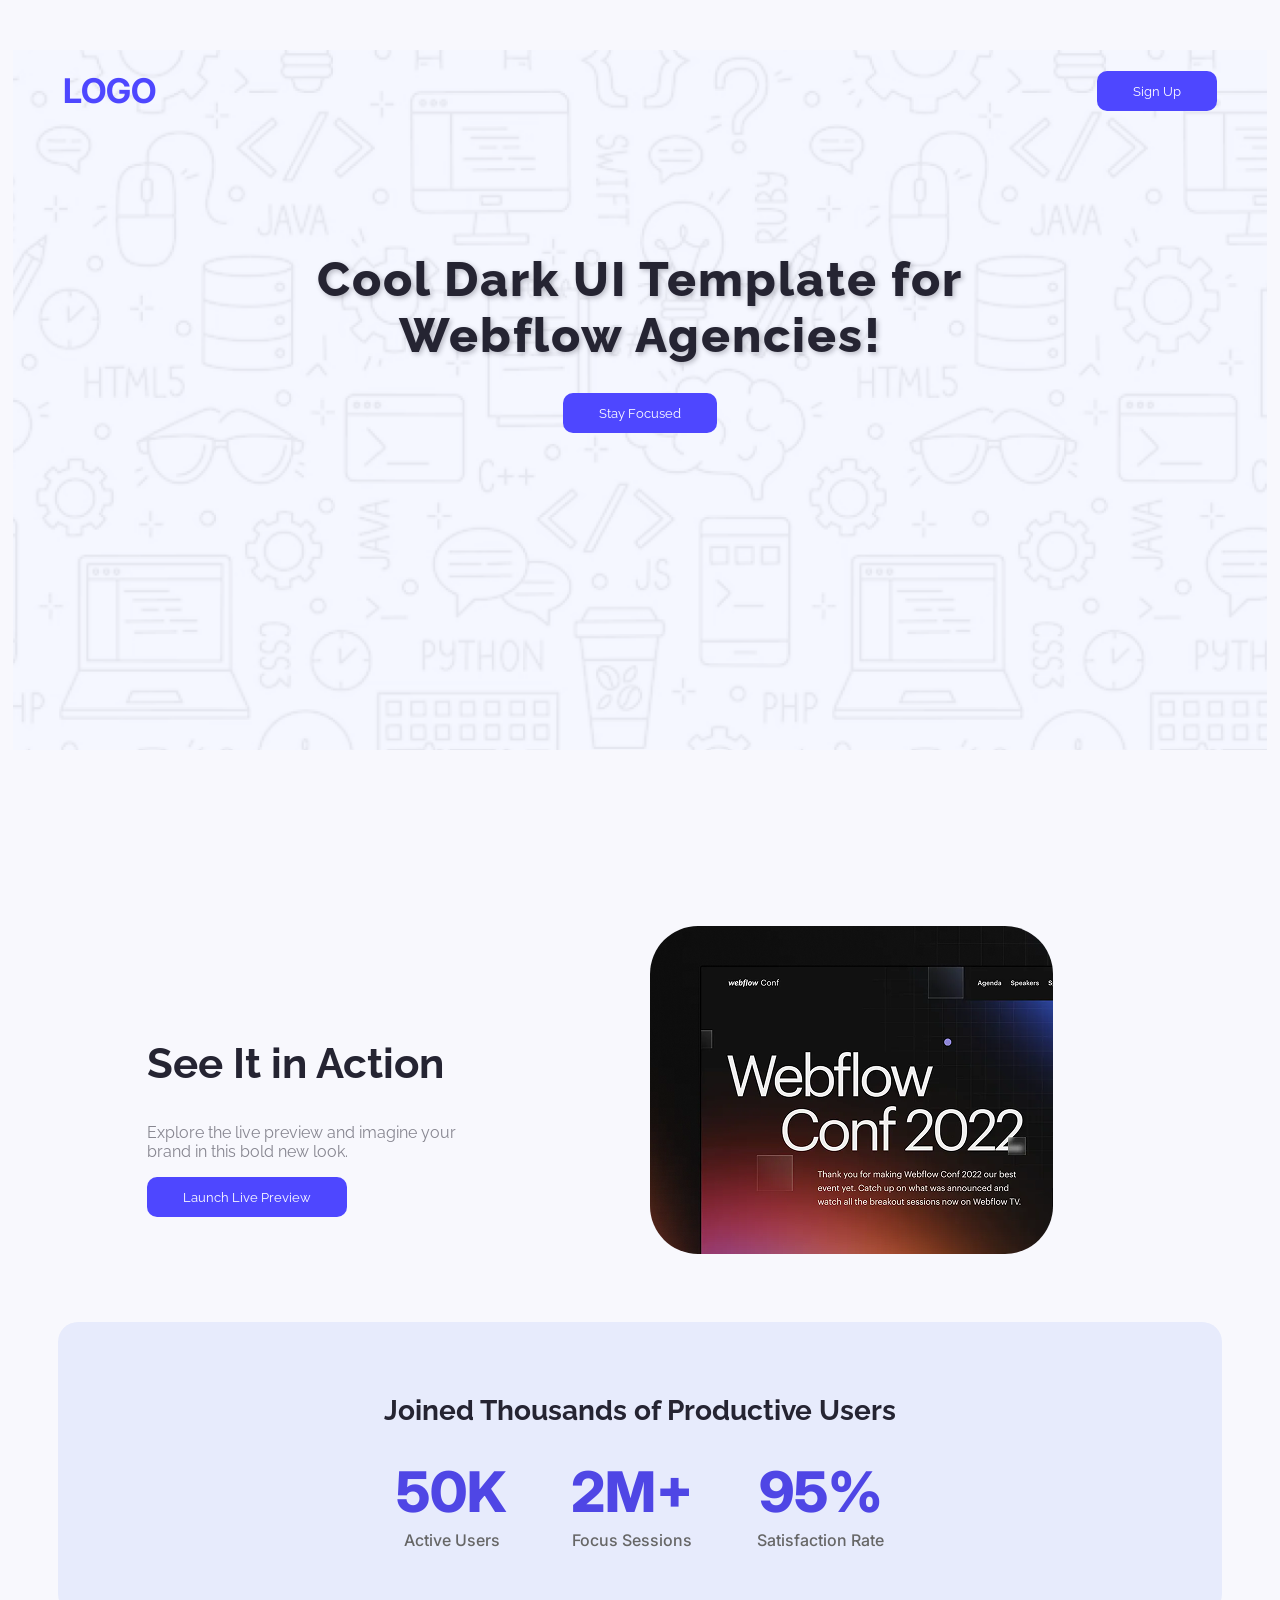
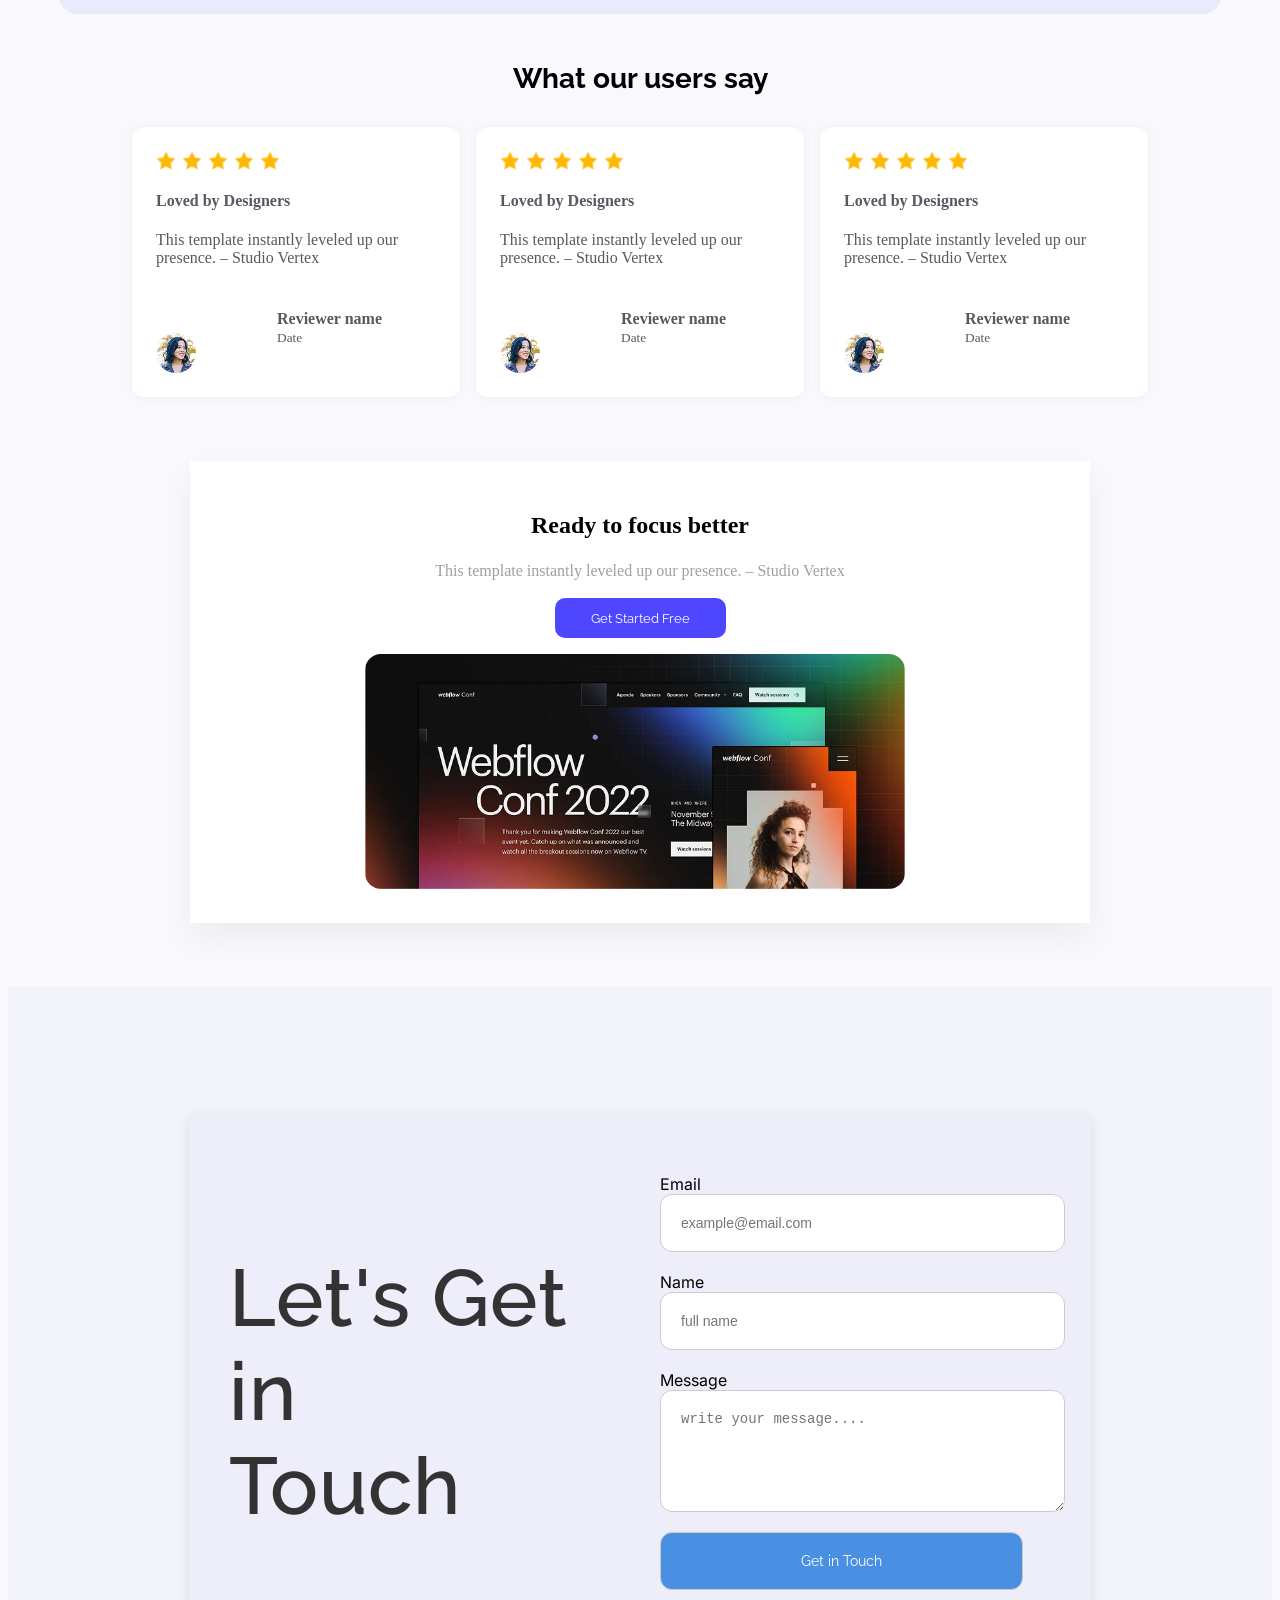
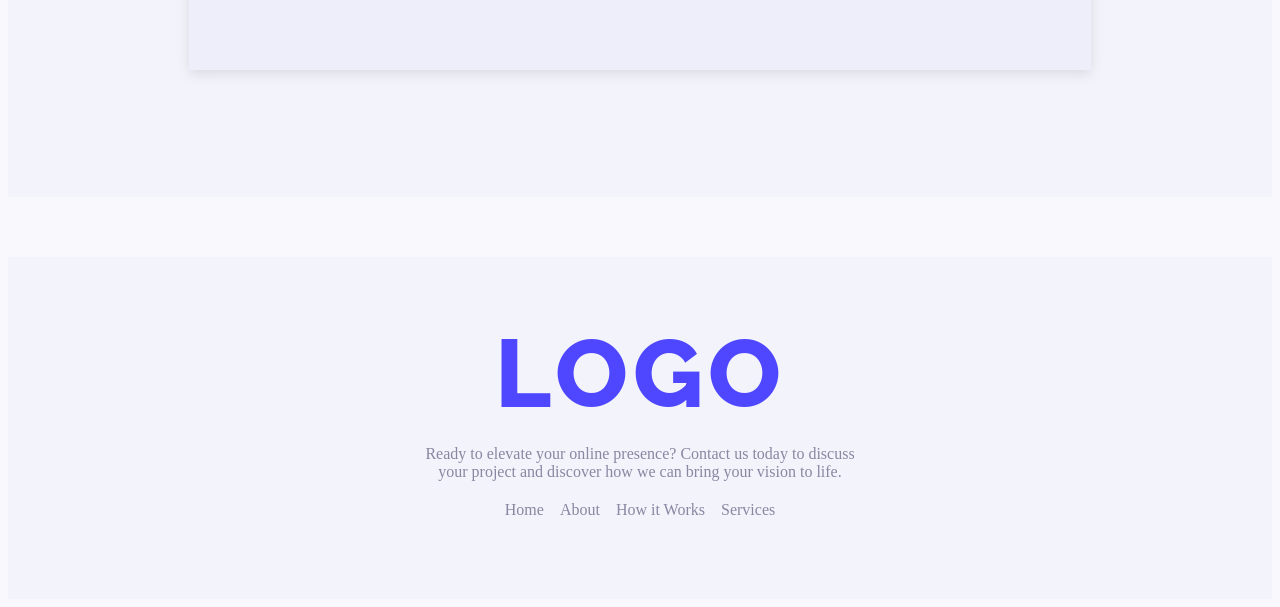
<file: index.html>
<!DOCTYPE html>
<html lang="en">
<head>
    <meta charset="UTF-8">
    <meta name="viewport" content="width=device-width, initial-scale=1.0">
    <title>My First Assignment </title>
     <link rel="preconnect" href="https://fonts.googleapis.com">
    <link rel="preconnect" href="https://fonts.gstatic.com" crossorigin>
    <link
        href="https://fonts.googleapis.com/css2?family=Inter:ital,opsz,wght@0,14..32,100..900;1,14..32,100..900&family=Open+Sans:ital,wght@0,300..800;1,300..800&family=Raleway:ital,wght@0,100..900;1,100..900&display=swap"
        rel="stylesheet">
    <link rel="stylesheet" href="styles/asign-style.css">

</head>
<body>

    <header>
 <section class=" header first-bg ">
            <nav class="nav-title">
                <h3 class="logo">LOGO</h3>
                <a class="button" href="signup btn"><button>Sign Up</button></a>

            </nav>
            <div class="title">
                <div>
                    <h1 class="header-title">
                        Cool Dark UI Template for
                        <br> Webflow Agencies!
                    </h1>
                </div>

                <div class="stay-button-wrapper">
      <a href="#"><button class="primary-btn">Stay Focused</button></a>
    </div>

            </div>
        </section>
         <section class="header-second">
            <div class="preview">
                <h2>See It in Action</h2>
                <p>Explore the live preview and imagine
                    your <br>brand in this bold new look.</p>
                <a href="#" class="live-preview btn"><button>Launch Live Preview</button></a>


            </div>
            <div class="webflow"><img src="Assets/wc-mini.png" alt=""></div>

        </section>

    </header>
    <main>
<section class="user-survey">
  <h2>Joined Thousands of Productive Users</h2>
  <div class="surveys">
    <div class="survey">
      <h1>50K</h1>
      <p>Active Users</p>
    </div>
    <div class="survey">
      <h1>2M+</h1>
      <p>Focus Sessions</p>
    </div>
    <div class="survey">
      <h1>95%</h1>
      <p>Satisfaction Rate</p>
    </div>
  </div>
</section>
<section class="testimonials">
            <h2>What our users say</h2>
            <div class="testimonial-cards">
                <div class="testimonial">
                    <div class="stars">
                        <span></span>
                        <span></span>
                        <span></span>
                        <span></span>
                        <span></span>
                    </div>
                    <h4>Loved by Designers</h4>
                    <p>This template instantly leveled up our presence. – Studio Vertex</p>
                    <div class="reviewer">
                        <img src="Assets/avatar.png" alt="Reviewer 1" class="avatar" />
                        <div>
                            <strong>Reviewer name</strong><br />
                            <small>Date</small>
                        </div>
                    </div>
                </div>

                <div class="testimonial">
                    <div class="stars">
                        <span></span>
                        <span></span>
                        <span></span>
                        <span></span>
                        <span></span>
                    </div>
                    <h4>Loved by Designers</h4>
                    <p>This template instantly leveled up our presence. – Studio Vertex</p>
                    <div class="reviewer">
                        <img src="Assets/avatar.png" alt="Reviewer 2" class="avatar" />
                        <div>
                            <strong>Reviewer name</strong><br />
                            <small>Date</small>
                        </div>
                    </div>
                </div>

                <div class="testimonial">

                    <div class="stars">
                        <span></span>
                        <span></span>
                        <span></span>
                        <span></span>
                        <span></span>
                    </div>

                    <h4>Loved by Designers</h4>
                    <p>This template instantly leveled up our presence. – Studio Vertex</p>
                    <div class="reviewer">
                        <img src="Assets/avatar.png" alt="Reviewer 3" class="avatar" />
                        <div>
                            <strong>Reviewer name</strong><br />
                            <small>Date</small>
                        </div>
                    </div>
                </div>
            </div>
        </section>

        
<section>
            <div class="cta">
                <h2>Ready to focus better</h2>
                <p>This template instantly leveled up our presence. – Studio Vertex</p>
                <a href="#" class="btn"> <button>Get Started Free</button></a>

                <img src="/Assets/wc-big.png" alt="Webflow Conf 2022" />
            </div>
        </section>



    </main>
    <footer>

        <footer>
        <section class="contact">
            <div class="contact-container">

                <div class="left-title">Let's Get in <br>Touch</div>
                <div class="right-form">

                    <label for="email">Email</label>
                    <input type="email" placeholder="example@email.com">

                    <label for="name">Name</label>
                    <input type="text" placeholder="full name">

                    <label for="message">Message</label>
                    <textarea rows="5" placeholder="write your message...."></textarea>

                    <button>Get in Touch</button>
                </div>
            </div>
        </section>

        
        <section class="footer-last">
            
                <h1 class="last-logo">LOGO </h1>
            
            <p>Ready to elevate your online presence? Contact us today to discuss <br> your project and discover how we
                can bring your vision to life.</p>
            <nav>
                <a href="#">Home</a>
                <a href="#">About</a>
                <a href="#">How it Works</a>
                <a href="#">Services</a>
            </nav>

        </section>
       
    </footer>
</body>
</html>
</file>
<file: styles/asign-style.css>
/* FONT-'Inter'*/
.inter-<uniquifier> {
  font-family: "Inter", sans-serif;
  font-optical-sizing: auto;
  font-weight: <weight>;
  font-style: normal;
}

/* FONT Raleway*/
.raleway-<uniquifier> {
  font-family: "Raleway", sans-serif;
  font-optical-sizing: auto;
  font-weight: <weight>;
  font-style: normal;
}

body {
  background-color: #c6c5ef1d;
  max-width: 100%;
  max-height: 100%;

}


/*FIRST PART*/
.first-bg {
  margin: 5px;
  padding: 0;
  max-width: 100%;
  height: 700px;
  background-image: url('../Assets/Hero-bg.png');
  background-size:cover;
  background-position: center;
  background-repeat: no-repeat;
  color: white;
}

.nav-title {
  display: flex;
  justify-content: space-between;
  align-items: center;
  padding: 20px 50px;
  margin-top: 50px;
}

.logo {
  width: 800px;
  color: #4E47FF;
  font-weight: 800px;
  font-size: 34px;
  margin: 0;
  font-family: "Inter", sans-serif;
}

button {

  background-color: #4E47FF;
  color: white;
  text-decoration: none;
  padding: 12px 36px;
  border: none;
  border-radius: 10px;
  cursor: pointer;
  font-family: "Raleway", sans-serif;
}
.stay-button-wrapper {
  display: flex;
  justify-content: center;
  margin-top: 30px; 
}


.title {
  align-self: center;
}

.header-title {
  text-align: center;
  font-family: "Raleway", sans-serif;
  margin: 120px auto 10px; 
  font-size: 48px;
  font-weight: 800;
  letter-spacing: 2px;
  color: #252432;
  text-shadow: 2px 2px 5px #25243148;
  max-width: 800px;

}

/*SECOND PART*/

.header-second {
  display: flex;
  justify-content: space-between;
  align-items: center;
  font-family: "Raleway", sans-serif;
  margin-right: 150px;
  margin-left: 139px;
  margin-top: 10%;

}

.preview h2 {
  font-size: 42px;
  color: #252432;
  margin-top: 120.5px;
  margin-bottom: 200.5;
  margin-right: 100px;
}

.preview p {
  color: #25243289;

  margin-bottom: 125.5;
  margin-right: 103px;
}

img {
  margin-top: 50px;g
  max-width: 100%;
  border-radius: 48px;
  margin-right: 69px;
  
}

section {
  margin-bottom: 4rem;
}

/* THIRD Section */
.user-survey {
  background-color: #e7ebfc;
  padding: 3rem 2rem;
  border-radius: 20px;
  margin: 3rem auto;
  max-width: 1100px;
  text-align: center;
}

.user-survey h2 {
  font-size: 1.75rem;
  font-weight: 700;
  margin-bottom: 2rem;
  color: #252432;
  font-family: "Raleway", sans-serif;
}

.surveys {
  display: flex;
  justify-content: center;
  gap: 4rem;
  font-family: "Inter", sans-serif;
}

.survey h1 {
  font-size: 3.5rem;          
  font-weight: 800;           
  color: #4f46e5;
  margin: 0;                  
  line-height: 1.2;          
}
.survey p {
  font-size: 1rem;
  font-weight: 500;
  color: #666;
  margin-top: 0.3rem;         
  line-height: 1.2;
}

/*FOURTH  SECTION */
.testimonials h2 {
  font-size: 1.75rem;
  margin-bottom: 2rem;
  text-align:center;
   font-family: "Raleway", sans-serif;
   text-size-adjust: 42;
   
}


.testimonial-cards {
  display: flex;
  justify-content: center;
  gap: 1rem;
  flex-wrap: wrap;
  color: #282835c6;
}

.testimonial {
  background-color: white;
  border-radius: 12px;
  padding: 1.5rem;
  width: 280px;
  box-shadow: 0 0 10px rgba(0,0,0,0.05);
  text-align: left;
}

.stars {
  display: flex;
  gap: 6px;
}

.stars span {
  display: inline-block;
  width: 20px;
  height: 20px;
  background-image: url('/Assets/icon-star.png'); 
  background-size: contain;
  background-repeat: no-repeat;
  background-position: center;
}

.reviewer {
  display: flex;
  align-items: center;
  margin-top: 1rem;
  gap: 0.75rem;
}

.avatar {
  width: 40px;
  height: 40px;
  border-radius: 50%;
  object-fit: cover;
}

/*FIFTH*/
.cta {
 background-color: white;

  box-shadow: 0 15px 30px rgba(0, 0, 0, 0.05);
  max-width: 900px;
  max-height: 550px;
  margin: 0 auto;
  text-align: center;
  line-height: 1.2;
 padding-top: 30px;
 padding-bottom: 20px;
}

.cta h2 {
  .cta h2 {
  font-size: 2rem;
  margin-top: 20px;  
  margin-bottom: 0.2rem;
  line-height: 1.2;
}

}

.cta p {
  margin-bottom: 1rem;
  color: #00000060;
   line-height: 1.4;
}

.btn {
color: #000000;
 font-family: "Raleway", sans-serif;
 text-align: center;
  text-decoration: none;
  border-radius: 8px;
  font-weight: 600;
  transition:  0.3s;
  margin-bottom: 1rem;
  
}

.cta img {
  margin-top: 1rem;
  margin-left: 140px;
  margin-right: 150px;
  margin-bottom: 10px;
  max-width: 60%;
  border-radius: 16px;
}

/*SIXTH */

   .contact {
      margin: 0;
      padding: 0;
      background-color: #c6c5ef1d;
      display: flex;
      justify-content: center;
      align-items: center;
      height: 90vh;
    }

    .contact-container {
      display: flex;
      background-color: #c6c5ef1d;
      width: 65%;
      box-shadow: 0 4px 12px rgba(0,0,0,0.1);
      padding: 40px;
      gap: 40px;
    }

    .left-title {
      flex: 1 ;
      display: flex;
      align-items: center;
      justify-content: center;
      font-size: 52px;
      font-weight: bold;
      color: #333;
      font-family: "Raleway", sans-serif;
      font-size: 5rem;           
  font-weight: 540;         
  letter-spacing: 1px;      
  
    }

    .right-form {
      flex: 1;
      display: flex;
      flex-direction: column;
      justify-content: center;
        font-family: "Inter", sans-serif;
        border-radius: 30px;
        padding: 20px;
    }

    .right-form input,
    .right-form textarea,
    .right-form button {
      width: 98%;
      padding: 14px;
      margin-bottom: 20px;
      font-size: 14px;
      padding: 36px 20px;
      color: #0000003a;
       padding: 20px; 
      border: 1px solid #ccc;
      border-radius: 12px;
    }

    .right-form button {
      background-color: #4a90e2;
      color: white;
      border: 1px solid #ccc; 
      cursor: pointer;
      transition: background-color 0.3s;
    }

    .right-form button:hover {
      background-color: #357ab8;
    }
    

/*SEVENTH */
.footer-last {

  width: 100%;
  max-width: 1440px;
  background: #c6c5ef1d;
  text-align: center;
  padding: 40px 20px 50px; 
  margin: 60px auto 0;
  box-sizing: border-box;

}

.last-logo {
  font-size: 6rem;
  font-weight: 800;
  text-transform: uppercase;
  letter-spacing: 5px;
  margin: 20px 0 10px; 
  color: #4E47FF;
  font-family:  "Raleway", sans-serif;;

}



.footer-last p {
  font-size: 1rem;
  color: #8987A1;
  margin-bottom: 20px;
}


.footer-last nav {
  display: flex;
  justify-content: center;
  flex-wrap: wrap;
  gap: 16px; 
  margin-bottom: 30px; 

}

.footer-last nav a {
  color: #8987A1;
  text-decoration: none;
  font-weight: 500;
  transition: text-decoration 0.3s ease;
}

footer-last nav a:hover {
  text-decoration: underline;
  cursor: pointer;
}
</file>
